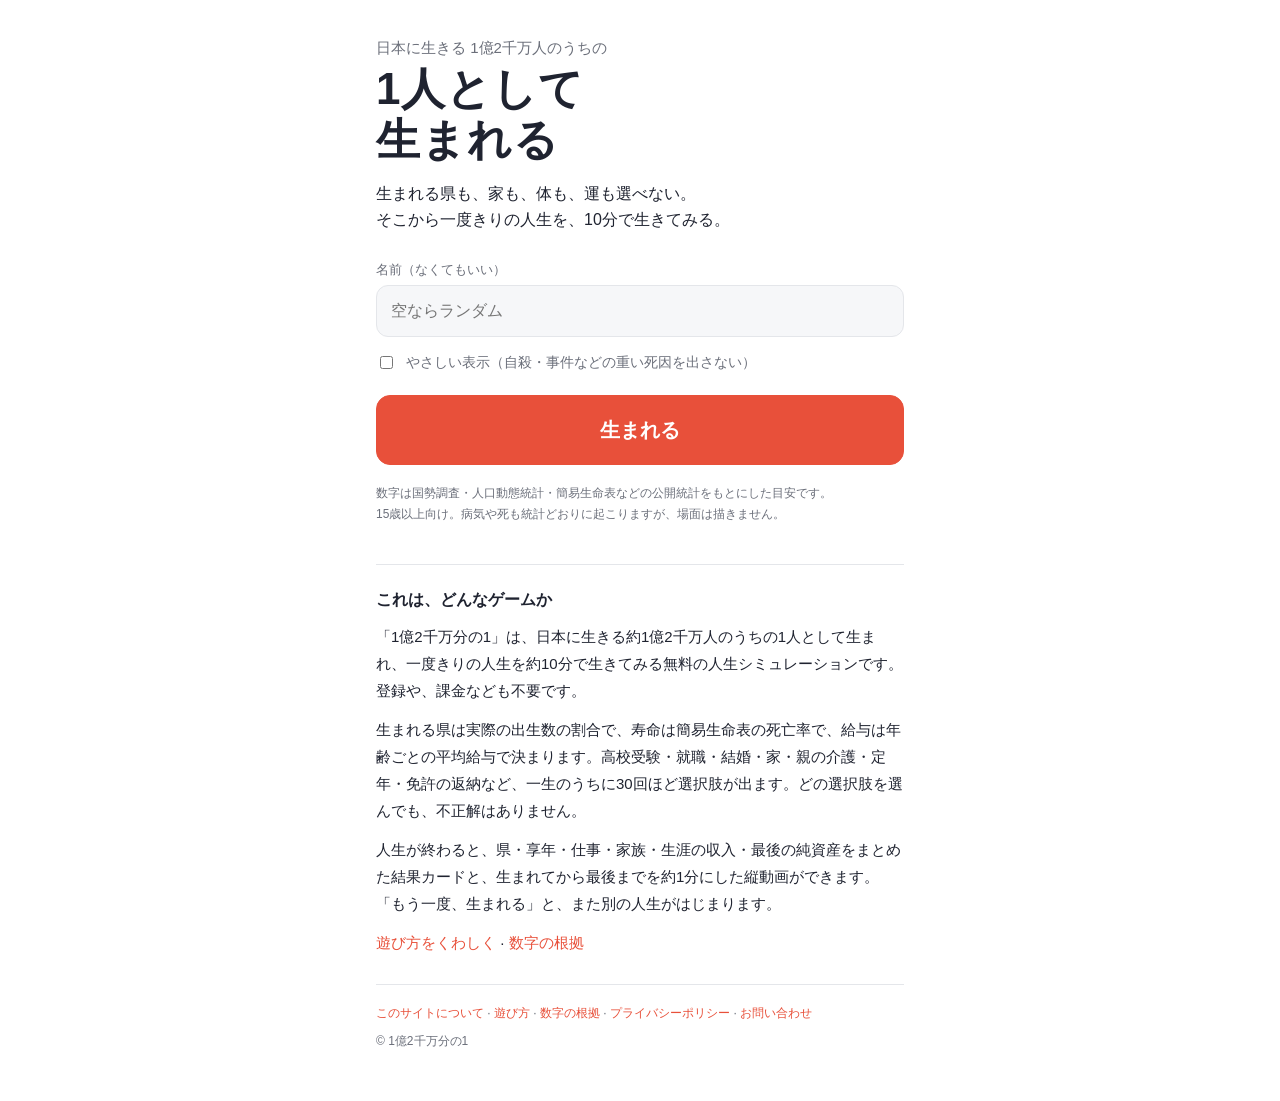
<file: index.html>
<!doctype html>
<html lang="ja">
<head>
<meta charset="utf-8">
<meta name="viewport" content="width=device-width, initial-scale=1, viewport-fit=cover">
<title>1億2千万分の1 ― 日本のどこかに生まれて、一度きりの人生を</title>
<meta name="description" content="日本のどこかにランダムに生まれて、一度きりの人生を10分で生きる無料の人生シミュレーション。都道府県・寿命・仕事・家族は公開統計をもとに決まります。">
<meta property="og:title" content="1億2千万分の1 ― 日本版 人生シミュレーション">
<meta property="og:description" content="日本のどこかにランダムに生まれて、一度きりの人生を10分で生きる。">
<meta property="og:type" content="website">
<meta property="og:url" content="https://1in120m.github.io/">
<meta property="og:image" content="https://1in120m.github.io/og.png">
<meta property="og:image:width" content="1200">
<meta property="og:image:height" content="630">
<meta property="og:site_name" content="1億2千万分の1">
<meta property="og:locale" content="ja_JP">
<meta name="twitter:card" content="summary_large_image">
<meta name="twitter:title" content="1億2千万分の1 ― 日本版 人生シミュレーション">
<meta name="twitter:description" content="日本のどこかにランダムに生まれて、一度きりの人生を10分で生きる。">
<meta name="twitter:image" content="https://1in120m.github.io/og.png">
<link rel="canonical" href="https://1in120m.github.io/">
<script type="application/ld+json">
{"@context":"https://schema.org","@type":"WebApplication","name":"1億2千万分の1","alternateName":"日本版 人生シミュレーション","url":"https://1in120m.github.io/","applicationCategory":"GameApplication","operatingSystem":"Any","inLanguage":"ja","isAccessibleForFree":true,"offers":{"@type":"Offer","price":"0","priceCurrency":"JPY"},"description":"日本のどこかにランダムに生まれて、一度きりの人生を10分で生きる無料の人生シミュレーション。都道府県・寿命・仕事・家族は公開統計をもとに決まります。"}
</script>
<meta name="theme-color" content="#ffffff">
<meta name="apple-mobile-web-app-capable" content="yes">
<meta name="apple-mobile-web-app-title" content="1億2千万分の1">
<link rel="icon" href="data:image/svg+xml,%3Csvg xmlns='http://www.w3.org/2000/svg' viewBox='0 0 100 100'%3E%3Ccircle cx='50' cy='50' r='40' fill='%23e8503a'/%3E%3C/svg%3E">
<link rel="stylesheet" href="style.css?v=20261113a">
<script>
// 公開時にここだけ書き換える
window.JINSEI_CONFIG = {
  siteUrl: 'https://1in120m.github.io/', // 公開URL（カードとシェア文に入る）
  adsenseClient: 'ca-pub-4398716563180788', // AdSense の発行元ID（2026-11-04 申請）
  adsenseSlot: '',
  yado: {                      // 結果画面の出口：宿くらべ（ホテル比較サイト）
    base: 'https://yamagishi0046-web.github.io/yado-kurabe/',
    note: '毎日の料金を記録している宿の比較サイトです。',
  },
};
</script>
<script async src="https://pagead2.googlesyndication.com/pagead/js/adsbygoogle.js?client=ca-pub-4398716563180788" crossorigin="anonymous"></script>
</head>
<body>

<!-- タイトル -->
<section id="screen-title" class="screen active">
  <div class="title-wrap">
    <p class="title-eyebrow">日本に生きる 1億2千万人のうちの</p>
    <h1 class="title-main">1人として<br>生まれる</h1>
    <p class="title-lead">生まれる県も、家も、体も、運も選べない。<br>そこから一度きりの人生を、10分で生きてみる。</p>

    <label class="field">
      <span>名前（なくてもいい）</span>
      <input id="in-name" type="text" maxlength="12" placeholder="空ならランダム" autocomplete="off">
    </label>

    <label class="toggle">
      <input id="in-gentle" type="checkbox">
      <span>やさしい表示（自殺・事件などの重い死因を出さない）</span>
    </label>

    <button id="btn-birth" class="btn btn-primary btn-big">生まれる</button>

    <p class="title-note">数字は国勢調査・人口動態統計・簡易生命表などの公開統計をもとにした目安です。<br>15歳以上向け。病気や死も統計どおりに起こりますが、場面は描きません。</p>

    <div id="past-lives" class="past-lives hidden">
      <h2>前世の記録</h2>
      <ul id="past-list"></ul>
    </div>

    <section class="intro">
      <h2>これは、どんなゲームか</h2>
      <p>「1億2千万分の1」は、日本に生きる約1億2千万人のうちの1人として生まれ、一度きりの人生を約10分で生きてみる無料の人生シミュレーションです。登録や、課金なども不要です。</p>
      <p>生まれる県は実際の出生数の割合で、寿命は簡易生命表の死亡率で、給与は年齢ごとの平均給与で決まります。高校受験・就職・結婚・家・親の介護・定年・免許の返納など、一生のうちに30回ほど選択肢が出ます。どの選択肢を選んでも、不正解はありません。</p>
      <p>人生が終わると、県・享年・仕事・家族・生涯の収入・最後の純資産をまとめた結果カードと、生まれてから最後までを約1分にした縦動画ができます。「もう一度、生まれる」と、また別の人生がはじまります。</p>
      <p class="intro-links"><a href="howto.html">遊び方をくわしく</a> · <a href="data.html">数字の根拠</a></p>
    </section>

    <footer class="site-foot">
      <nav><a href="about.html">このサイトについて</a> · <a href="howto.html">遊び方</a> · <a href="data.html">数字の根拠</a> · <a href="privacy.html">プライバシーポリシー</a> · <a href="contact.html">お問い合わせ</a></nav>
      <p>© 1億2千万分の1</p>
    </footer>
  </div>
</section>

<!-- 誕生 -->
<section id="screen-birth" class="screen">
  <div class="birth-wrap">
    <p class="birth-eyebrow" id="birth-year"></p>
    <h2 class="birth-pref" id="birth-pref"></h2>
    <p class="birth-line" id="birth-line1"></p>
    <p class="birth-line" id="birth-line2"></p>
    <p class="birth-line small" id="birth-line3"></p>
    <button id="btn-start" class="btn btn-primary btn-big">人生をはじめる</button>
  </div>
</section>

<!-- 人生 -->
<section id="screen-life" class="screen">
  <header class="life-head">
    <div class="life-id">
      <span id="life-name"></span>
      <span class="sep">·</span>
      <span id="life-pref"></span>
    </div>
    <div class="life-age"><span id="life-age">0</span><small>歳</small> <span class="life-year" id="life-year"></span></div>
  </header>

  <div class="stats-row">
  <div class="stats">
    <div class="stat"><span class="stat-label">健康</span><div class="bar"><i id="bar-health"></i></div><b id="val-health"></b></div>
    <div class="stat"><span class="stat-label">幸せ</span><div class="bar"><i id="bar-happy"></i></div><b id="val-happy"></b></div>
    <div class="stat"><span class="stat-label">学び</span><div class="bar"><i id="bar-learn"></i></div><b id="val-learn"></b></div>
    <div class="stat"><span class="stat-label">つながり</span><div class="bar"><i id="bar-bond"></i></div><b id="val-bond"></b></div>
    <div class="money"><span class="stat-label">貯金</span><b id="val-money"></b><span class="stat-label">投資</span><b id="val-inv"></b><span class="stat-label">純資産</span><b id="val-net"></b><span class="life-job" id="life-job"></span></div>
  </div>
  <div id="radar" class="radar-box" title="得意なこと"></div>
  </div>

  <div id="log" class="log" aria-live="polite"></div>

  <div id="decision" class="decision hidden">
    <p class="decision-age" id="decision-age"></p>
    <p class="decision-q" id="decision-q"></p>
    <div id="decision-opts" class="decision-opts"></div>
  </div>

  <footer class="controls">
    <button id="btn-pause" class="ctl" title="一時停止">⏸</button>
    <div class="speed">
      <button class="ctl spd" data-ms="3600">ゆっくり</button>
      <button class="ctl spd active" data-ms="2400">ふつう</button>
      <button class="ctl spd" data-ms="900">はやい</button>
    </div>
    <label class="auto"><input id="in-auto" type="checkbox"><span>おまかせ</span></label>
  </footer>
</section>

<!-- 結果 -->
<section id="screen-result" class="screen">
  <div class="result-wrap">
    <p class="result-eyebrow">この人生は、ここまで。</p>
    <h2 class="result-main" id="result-main"></h2>
    <p class="result-cause" id="result-cause"></p>
    <p class="result-help hidden" id="result-help"></p>

    <canvas id="card" width="1080" height="1350"></canvas>

    <div class="share">
      <button id="btn-share" class="btn btn-primary">この人生をシェア</button>
      <div class="share-row">
        <a id="share-x" class="btn btn-sub" target="_blank" rel="noopener">X に投稿</a>
        <a id="share-line" class="btn btn-sub" target="_blank" rel="noopener">LINE で送る</a>
        <button id="btn-save" class="btn btn-sub">画像を保存</button>
      </div>
    </div>

    <div id="ad-result" class="ad hidden"></div>

    <h3>人生の記録</h3>
    <div class="result-grid">
      <div class="r"><span>生きた年数</span><b id="r-age"></b></div>
      <div class="r"><span>同じ年生まれの中で</span><b id="r-pct"></b></div>
      <div class="r"><span>仕事</span><b id="r-job"></b></div>
      <div class="r"><span>家族</span><b id="r-family"></b></div>
      <div class="r"><span>生涯の収入</span><b id="r-income"></b></div>
      <div class="r"><span>最後に住んでいた所</span><b id="r-live"></b></div>
      <div class="r"><span>最後の純資産</span><b id="r-net"></b></div>
      <div class="r"><span>いちばん多かった純資産</span><b id="r-peak"></b></div>
      <div class="r"><span>投資（元本 → 損益）</span><b id="r-inv"></b></div>
      <div class="r"><span>相続</span><b id="r-inherit"></b></div>
    </div>

    <h3>この人生のショートムービー</h3>
    <p class="movie-note">生まれてから最後までを、BGMつきの縦動画（約1分）にします。「動画として保存」はスマホならそのまま TikTok や Instagram に出せます。</p>
    <div class="share-row two">
      <button id="btn-movie-play" class="btn btn-primary">ムービーを見る</button>
      <button id="btn-movie-save" class="btn btn-sub">動画として保存</button>
    </div>
    <div id="movie" class="movie hidden">
      <canvas id="movie-canvas" width="720" height="1280"></canvas>
      <p id="movie-status" class="movie-status"></p>
      <button id="btn-movie-close" class="btn btn-sub">閉じる</button>
    </div>

    <h3>得意なこと・好きなこと</h3>
    <div class="radar-wrap">
      <div id="radar-result"></div>
      <div class="radar-text"><p id="r-traits"></p><p id="r-likes"></p></div>
    </div>

    <h3>人生地図（1マス＝1年、1行＝20年）</h3>
    <div id="lifemap" class="lifemap"></div>
    <p class="lifemap-legend">色は幸せの高さ。薄い＝つらい年、濃い＝いい年。</p>

    <h3>この人生で起きたこと</h3>
    <div id="result-log" class="result-log"></div>

    <div class="exit">
      <p class="exit-note" id="exit-note"></p>
      <a id="exit-link" class="btn btn-sub" target="_blank" rel="noopener"></a>
    </div>

    <button id="btn-again" class="btn btn-primary btn-big">もう一度、生まれる</button>
  </div>
</section>

<script src="data.js?v=20261113a"></script>
<script src="movie.js?v=20261113a"></script>
<script src="game.js?v=20261113a"></script>
</body>
</html>
</file>
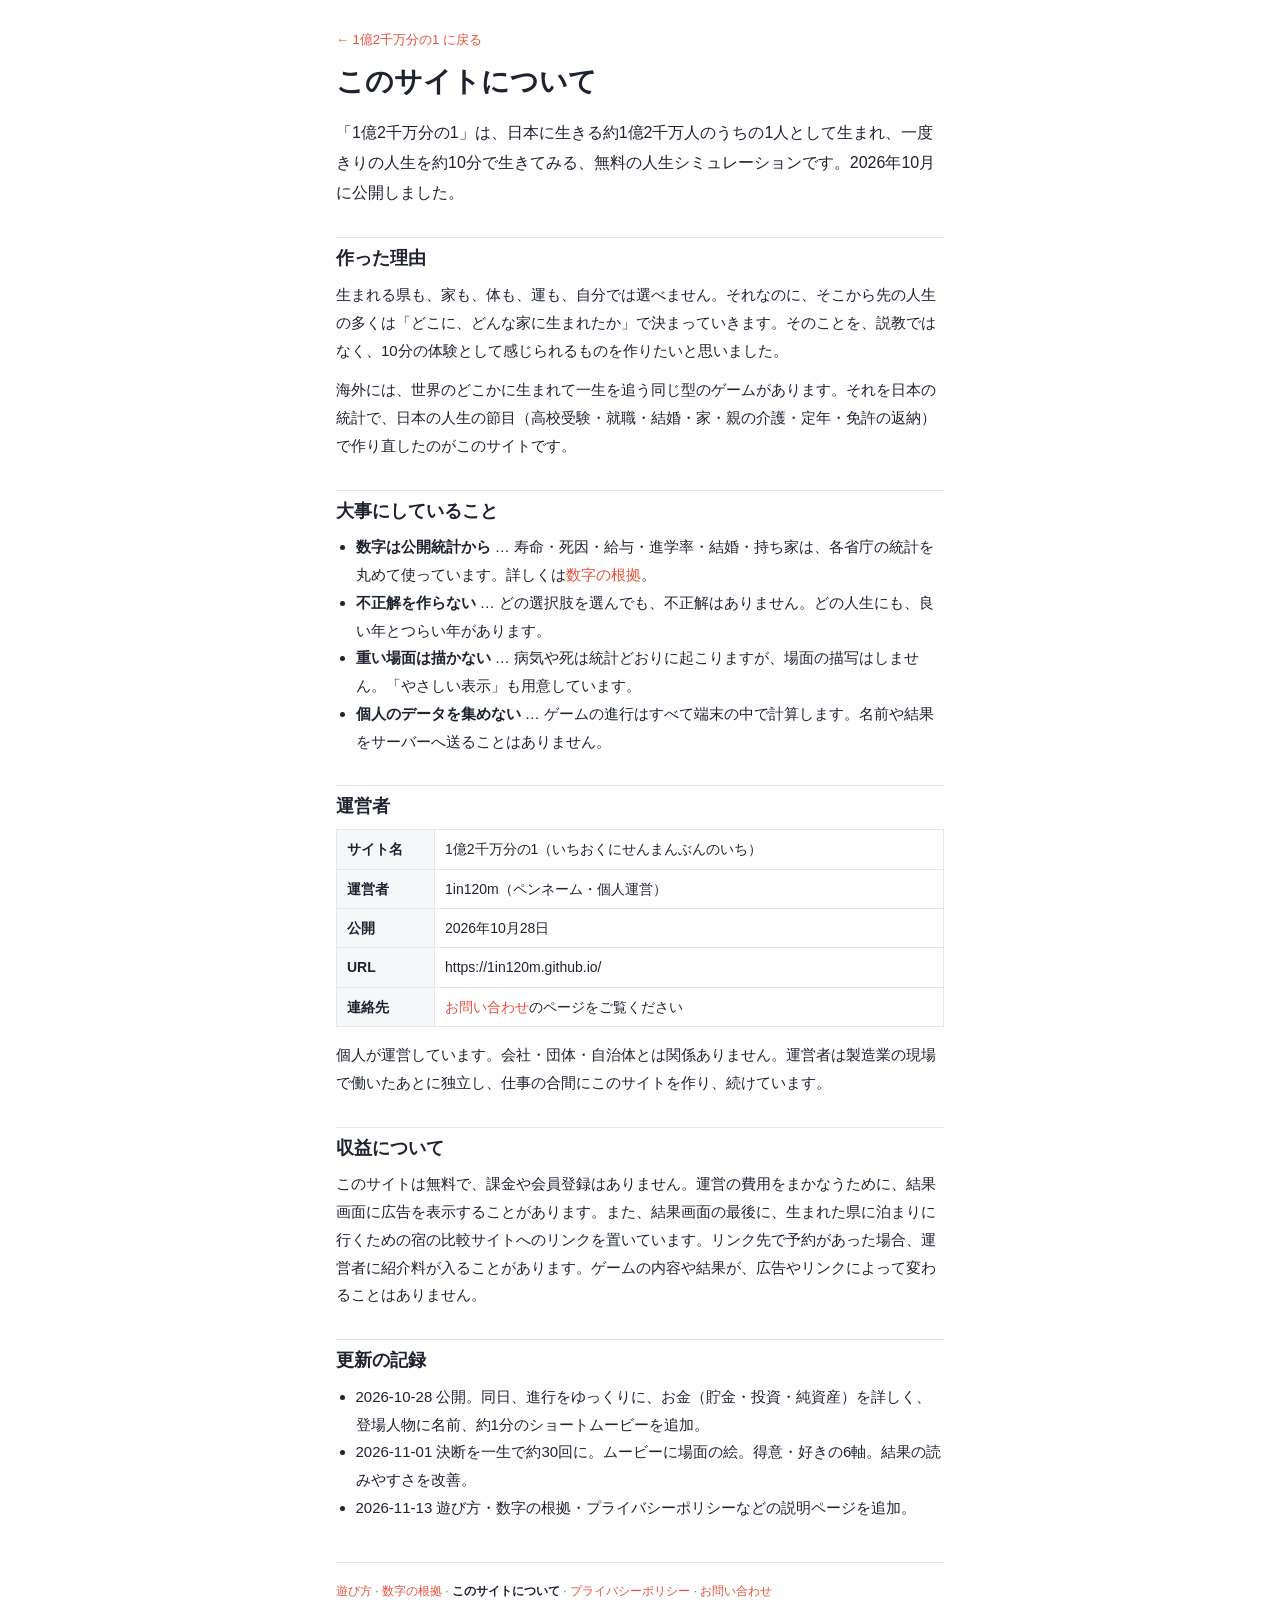
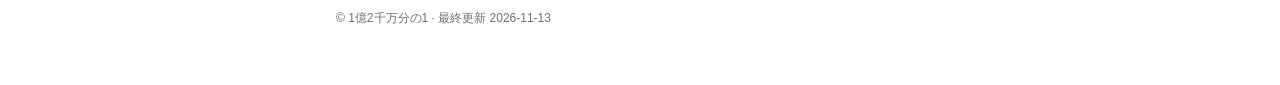
<file: about.html>
<!doctype html>
<html lang="ja">
<head>
<meta charset="utf-8">
<meta name="viewport" content="width=device-width, initial-scale=1, viewport-fit=cover">
<title>このサイトについて ― 1億2千万分の1</title>
<meta name="description" content="「1億2千万分の1」を作った理由と運営者について。日本のどこかに生まれて一度きりの人生を10分で生きる、無料の人生シミュレーション。">
<link rel="canonical" href="https://1in120m.github.io/about.html">
<meta property="og:title" content="このサイトについて ― 1億2千万分の1">
<meta property="og:description" content="「1億2千万分の1」を作った理由と運営者について。日本のどこかに生まれて一度きりの人生を10分で生きる、無料の人生シミュレーション。">
<meta property="og:type" content="article">
<meta property="og:url" content="https://1in120m.github.io/about.html">
<meta property="og:image" content="https://1in120m.github.io/og.png">
<meta property="og:site_name" content="1億2千万分の1">
<meta property="og:locale" content="ja_JP">
<meta name="twitter:card" content="summary_large_image">
<meta name="theme-color" content="#ffffff">
<link rel="icon" href="data:image/svg+xml,%3Csvg xmlns='http://www.w3.org/2000/svg' viewBox='0 0 100 100'%3E%3Ccircle cx='50' cy='50' r='40' fill='%23e8503a'/%3E%3C/svg%3E">
<link rel="stylesheet" href="style.css?v=20261113a">
<script async src="https://pagead2.googlesyndication.com/pagead/js/adsbygoogle.js?client=ca-pub-4398716563180788" crossorigin="anonymous"></script>
</head>
<body class="doc-body">
<main class="doc">
  <p class="doc-home"><a href="./">← 1億2千万分の1 に戻る</a></p>
  <h1>このサイトについて</h1>

  <p class="lead">「1億2千万分の1」は、日本に生きる約1億2千万人のうちの1人として生まれ、一度きりの人生を約10分で生きてみる、無料の人生シミュレーションです。2026年10月に公開しました。</p>

  <h2>作った理由</h2>
  <p>生まれる県も、家も、体も、運も、自分では選べません。それなのに、そこから先の人生の多くは「どこに、どんな家に生まれたか」で決まっていきます。そのことを、説教ではなく、10分の体験として感じられるものを作りたいと思いました。</p>
  <p>海外には、世界のどこかに生まれて一生を追う同じ型のゲームがあります。それを日本の統計で、日本の人生の節目（高校受験・就職・結婚・家・親の介護・定年・免許の返納）で作り直したのがこのサイトです。</p>

  <h2>大事にしていること</h2>
  <ul>
    <li><b>数字は公開統計から</b> … 寿命・死因・給与・進学率・結婚・持ち家は、各省庁の統計を丸めて使っています。詳しくは<a href="data.html">数字の根拠</a>。</li>
    <li><b>不正解を作らない</b> … どの選択肢を選んでも、不正解はありません。どの人生にも、良い年とつらい年があります。</li>
    <li><b>重い場面は描かない</b> … 病気や死は統計どおりに起こりますが、場面の描写はしません。「やさしい表示」も用意しています。</li>
    <li><b>個人のデータを集めない</b> … ゲームの進行はすべて端末の中で計算します。名前や結果をサーバーへ送ることはありません。</li>
  </ul>

  <h2>運営者</h2>
  <table class="doc-table">
    <tbody>
      <tr><th>サイト名</th><td>1億2千万分の1（いちおくにせんまんぶんのいち）</td></tr>
      <tr><th>運営者</th><td>1in120m（ペンネーム・個人運営）</td></tr>
      <tr><th>公開</th><td>2026年10月28日</td></tr>
      <tr><th>URL</th><td>https://1in120m.github.io/</td></tr>
      <tr><th>連絡先</th><td><a href="contact.html">お問い合わせ</a>のページをご覧ください</td></tr>
    </tbody>
  </table>
  <p>個人が運営しています。会社・団体・自治体とは関係ありません。運営者は製造業の現場で働いたあとに独立し、仕事の合間にこのサイトを作り、続けています。</p>

  <h2>収益について</h2>
  <p>このサイトは無料で、課金や会員登録はありません。運営の費用をまかなうために、結果画面に広告を表示することがあります。また、結果画面の最後に、生まれた県に泊まりに行くための宿の比較サイトへのリンクを置いています。リンク先で予約があった場合、運営者に紹介料が入ることがあります。ゲームの内容や結果が、広告やリンクによって変わることはありません。</p>

  <h2>更新の記録</h2>
  <ul>
    <li>2026-10-28 公開。同日、進行をゆっくりに、お金（貯金・投資・純資産）を詳しく、登場人物に名前、約1分のショートムービーを追加。</li>
    <li>2026-11-01 決断を一生で約30回に。ムービーに場面の絵。得意・好きの6軸。結果の読みやすさを改善。</li>
    <li>2026-11-13 遊び方・数字の根拠・プライバシーポリシーなどの説明ページを追加。</li>
  </ul>

  <footer class="doc-foot">
    <nav class="doc-nav"><a href="howto.html">遊び方</a> · <a href="data.html">数字の根拠</a> · <b>このサイトについて</b> · <a href="privacy.html">プライバシーポリシー</a> · <a href="contact.html">お問い合わせ</a></nav>
    <p>© 1億2千万分の1 · 最終更新 2026-11-13</p>
  </footer>
</main>
</body>
</html>
</file>
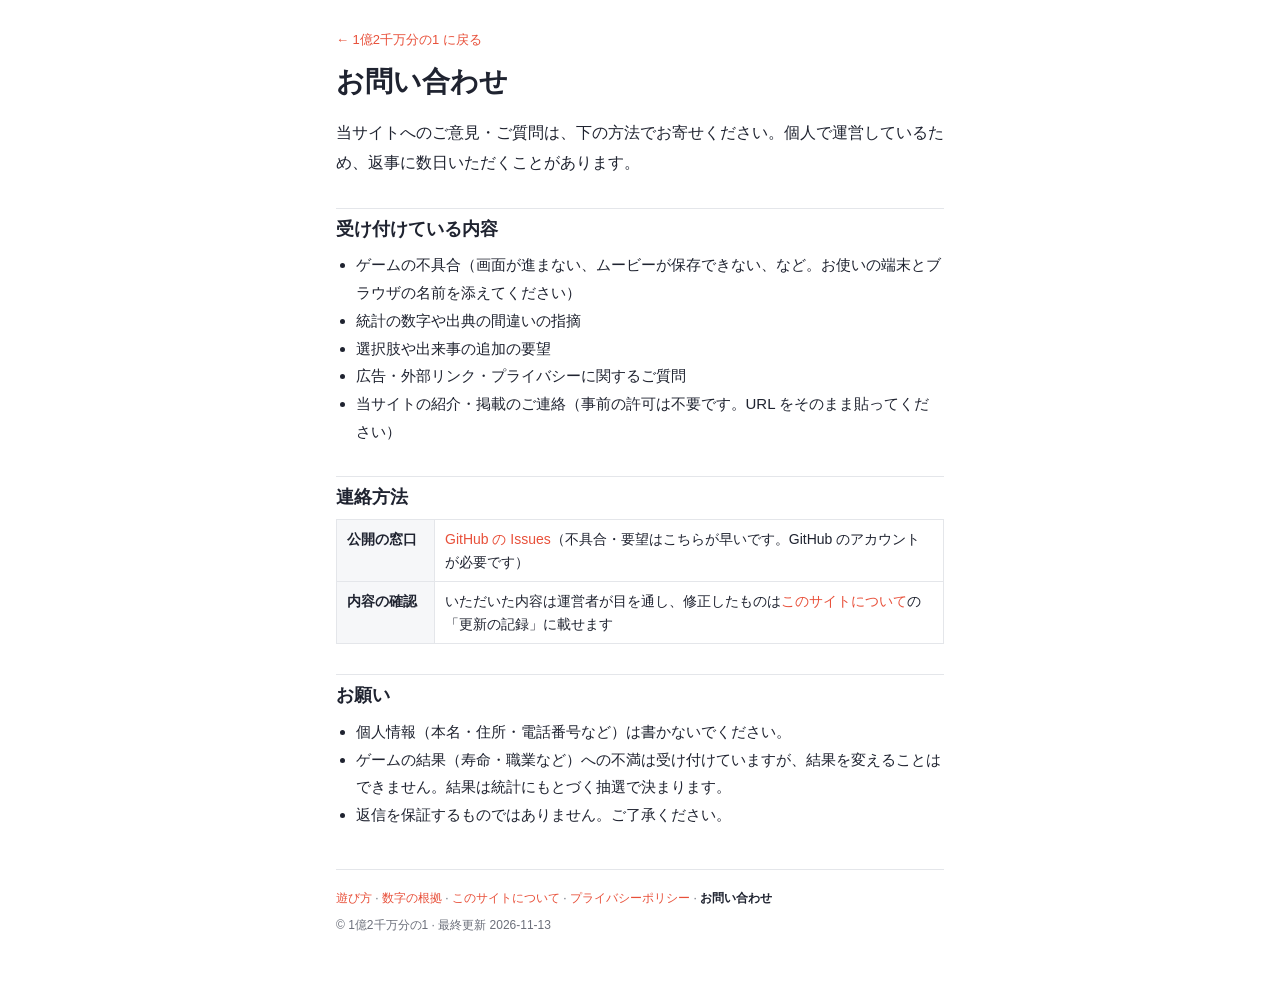
<file: contact.html>
<!doctype html>
<html lang="ja">
<head>
<meta charset="utf-8">
<meta name="viewport" content="width=device-width, initial-scale=1, viewport-fit=cover">
<title>お問い合わせ ― 1億2千万分の1</title>
<meta name="description" content="「1億2千万分の1」へのご意見・不具合の報告・数字の間違いの指摘・広告やリンクに関するお問い合わせの方法。">
<link rel="canonical" href="https://1in120m.github.io/contact.html">
<meta property="og:title" content="お問い合わせ ― 1億2千万分の1">
<meta property="og:description" content="「1億2千万分の1」へのご意見・不具合の報告・数字の間違いの指摘・広告やリンクに関するお問い合わせの方法。">
<meta property="og:type" content="article">
<meta property="og:url" content="https://1in120m.github.io/contact.html">
<meta property="og:image" content="https://1in120m.github.io/og.png">
<meta property="og:site_name" content="1億2千万分の1">
<meta property="og:locale" content="ja_JP">
<meta name="twitter:card" content="summary_large_image">
<meta name="theme-color" content="#ffffff">
<link rel="icon" href="data:image/svg+xml,%3Csvg xmlns='http://www.w3.org/2000/svg' viewBox='0 0 100 100'%3E%3Ccircle cx='50' cy='50' r='40' fill='%23e8503a'/%3E%3C/svg%3E">
<link rel="stylesheet" href="style.css?v=20261113a">
<script async src="https://pagead2.googlesyndication.com/pagead/js/adsbygoogle.js?client=ca-pub-4398716563180788" crossorigin="anonymous"></script>
</head>
<body class="doc-body">
<main class="doc">
  <p class="doc-home"><a href="./">← 1億2千万分の1 に戻る</a></p>
  <h1>お問い合わせ</h1>

  <p class="lead">当サイトへのご意見・ご質問は、下の方法でお寄せください。個人で運営しているため、返事に数日いただくことがあります。</p>

  <h2>受け付けている内容</h2>
  <ul>
    <li>ゲームの不具合（画面が進まない、ムービーが保存できない、など。お使いの端末とブラウザの名前を添えてください）</li>
    <li>統計の数字や出典の間違いの指摘</li>
    <li>選択肢や出来事の追加の要望</li>
    <li>広告・外部リンク・プライバシーに関するご質問</li>
    <li>当サイトの紹介・掲載のご連絡（事前の許可は不要です。URL をそのまま貼ってください）</li>
  </ul>

  <h2>連絡方法</h2>
  <table class="doc-table">
    <tbody>
      <tr><th>公開の窓口</th><td><a href="https://github.com/1in120m/1in120m.github.io/issues" target="_blank" rel="noopener">GitHub の Issues</a>（不具合・要望はこちらが早いです。GitHub のアカウントが必要です）</td></tr>
      <tr><th>内容の確認</th><td>いただいた内容は運営者が目を通し、修正したものは<a href="about.html">このサイトについて</a>の「更新の記録」に載せます</td></tr>
    </tbody>
  </table>

  <h2>お願い</h2>
  <ul>
    <li>個人情報（本名・住所・電話番号など）は書かないでください。</li>
    <li>ゲームの結果（寿命・職業など）への不満は受け付けていますが、結果を変えることはできません。結果は統計にもとづく抽選で決まります。</li>
    <li>返信を保証するものではありません。ご了承ください。</li>
  </ul>

  <footer class="doc-foot">
    <nav class="doc-nav"><a href="howto.html">遊び方</a> · <a href="data.html">数字の根拠</a> · <a href="about.html">このサイトについて</a> · <a href="privacy.html">プライバシーポリシー</a> · <b>お問い合わせ</b></nav>
    <p>© 1億2千万分の1 · 最終更新 2026-11-13</p>
  </footer>
</main>
</body>
</html>
</file>
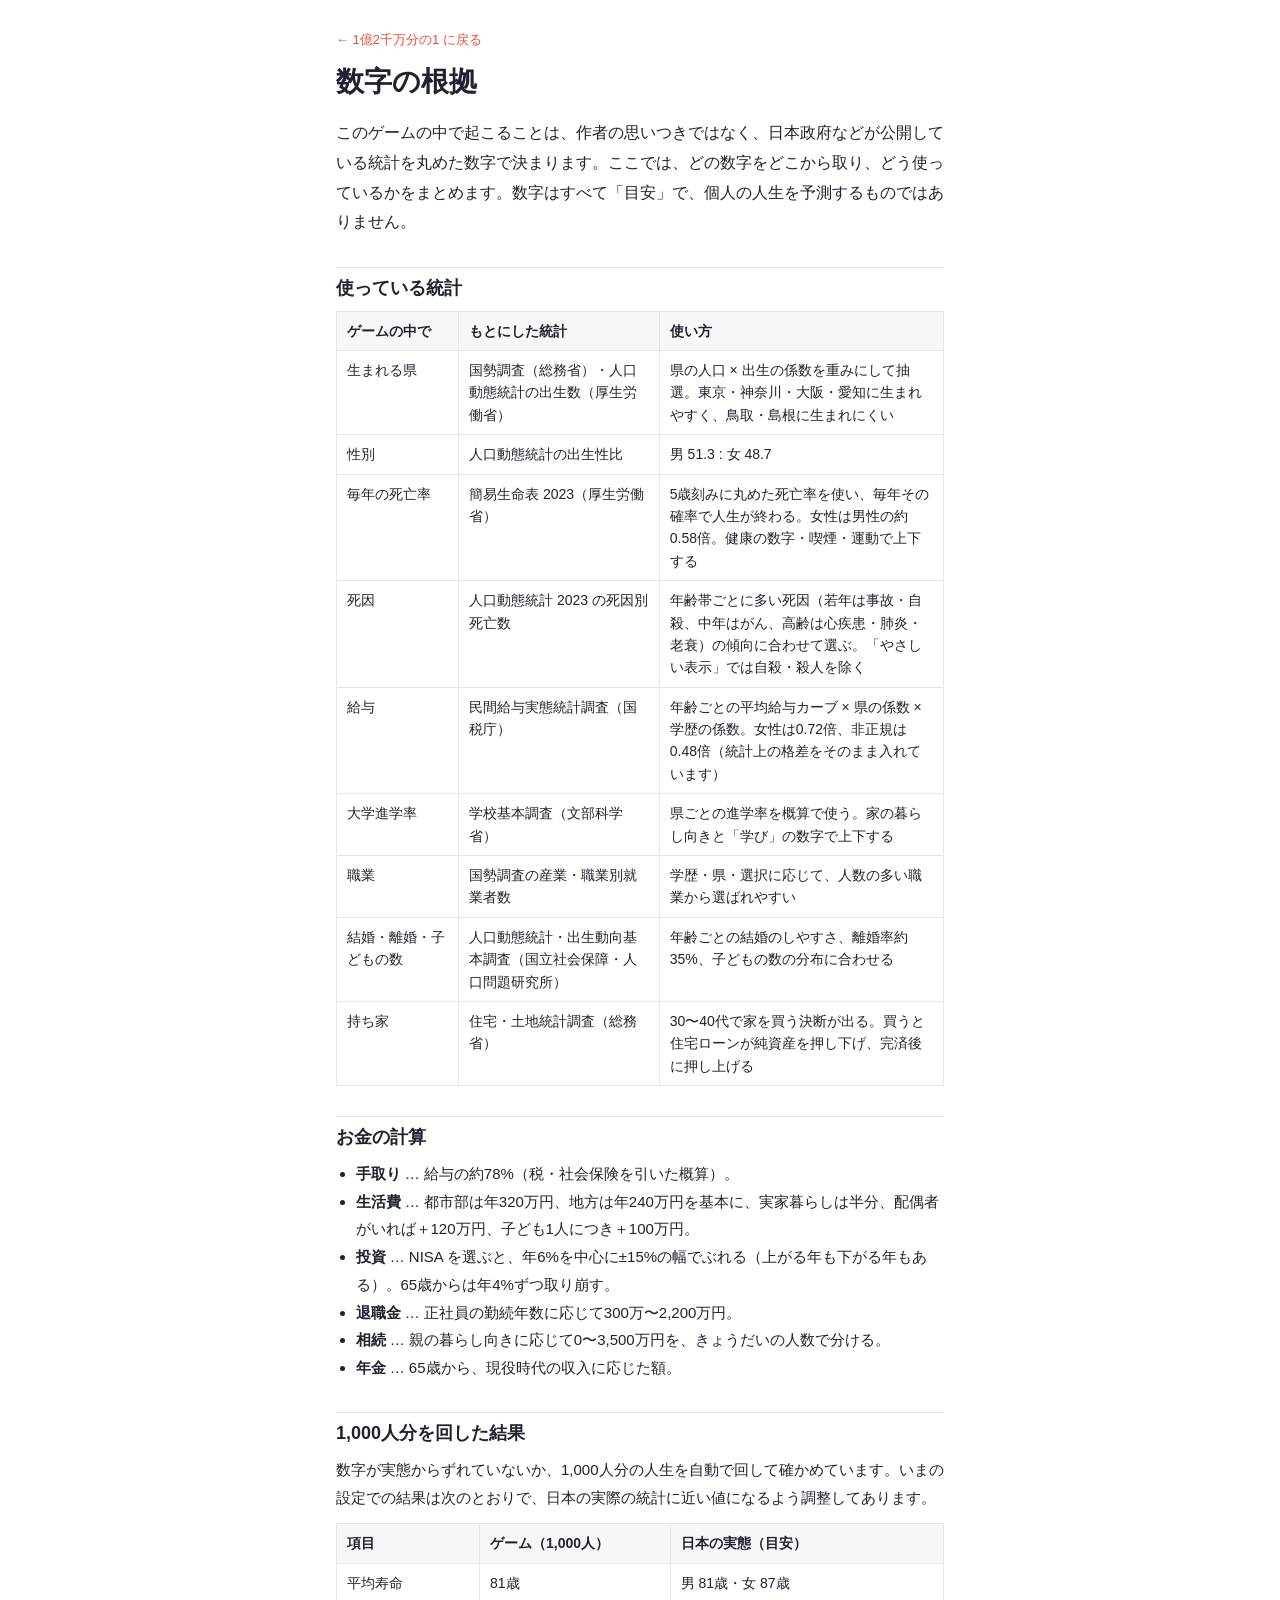
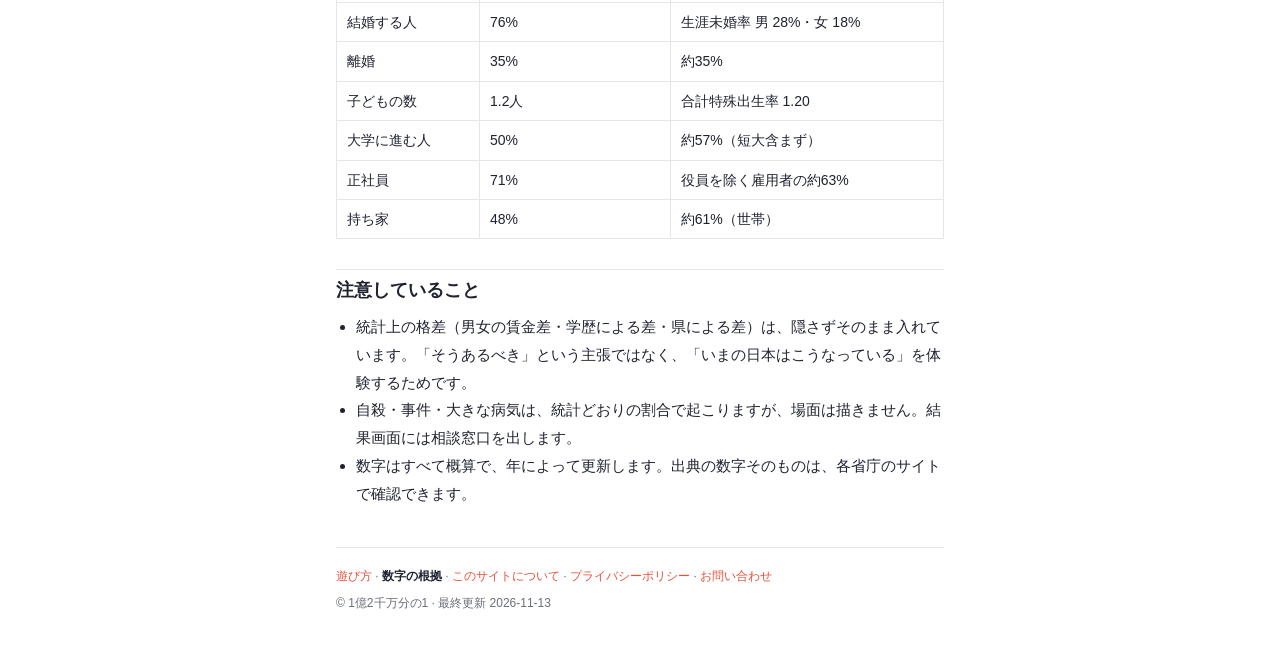
<file: data.html>
<!doctype html>
<html lang="ja">
<head>
<meta charset="utf-8">
<meta name="viewport" content="width=device-width, initial-scale=1, viewport-fit=cover">
<title>数字の根拠 ― 1億2千万分の1</title>
<meta name="description" content="「1億2千万分の1」で使っている統計の出典と計算のしかた。都道府県の出生の重み、死亡率、死因、給与、進学率、生活費、投資、退職金、相続の決め方。">
<link rel="canonical" href="https://1in120m.github.io/data.html">
<meta property="og:title" content="数字の根拠 ― 1億2千万分の1">
<meta property="og:description" content="「1億2千万分の1」で使っている統計の出典と計算のしかた。都道府県の出生の重み、死亡率、死因、給与、進学率、生活費、投資、退職金、相続の決め方。">
<meta property="og:type" content="article">
<meta property="og:url" content="https://1in120m.github.io/data.html">
<meta property="og:image" content="https://1in120m.github.io/og.png">
<meta property="og:site_name" content="1億2千万分の1">
<meta property="og:locale" content="ja_JP">
<meta name="twitter:card" content="summary_large_image">
<meta name="theme-color" content="#ffffff">
<link rel="icon" href="data:image/svg+xml,%3Csvg xmlns='http://www.w3.org/2000/svg' viewBox='0 0 100 100'%3E%3Ccircle cx='50' cy='50' r='40' fill='%23e8503a'/%3E%3C/svg%3E">
<link rel="stylesheet" href="style.css?v=20261113a">
<script async src="https://pagead2.googlesyndication.com/pagead/js/adsbygoogle.js?client=ca-pub-4398716563180788" crossorigin="anonymous"></script>
</head>
<body class="doc-body">
<main class="doc">
  <p class="doc-home"><a href="./">← 1億2千万分の1 に戻る</a></p>
  <h1>数字の根拠</h1>

  <p class="lead">このゲームの中で起こることは、作者の思いつきではなく、日本政府などが公開している統計を丸めた数字で決まります。ここでは、どの数字をどこから取り、どう使っているかをまとめます。数字はすべて「目安」で、個人の人生を予測するものではありません。</p>

  <h2>使っている統計</h2>
  <table class="doc-table">
    <thead><tr><th>ゲームの中で</th><th>もとにした統計</th><th>使い方</th></tr></thead>
    <tbody>
      <tr><td>生まれる県</td><td>国勢調査（総務省）・人口動態統計の出生数（厚生労働省）</td><td>県の人口 × 出生の係数を重みにして抽選。東京・神奈川・大阪・愛知に生まれやすく、鳥取・島根に生まれにくい</td></tr>
      <tr><td>性別</td><td>人口動態統計の出生性比</td><td>男 51.3 : 女 48.7</td></tr>
      <tr><td>毎年の死亡率</td><td>簡易生命表 2023（厚生労働省）</td><td>5歳刻みに丸めた死亡率を使い、毎年その確率で人生が終わる。女性は男性の約0.58倍。健康の数字・喫煙・運動で上下する</td></tr>
      <tr><td>死因</td><td>人口動態統計 2023 の死因別死亡数</td><td>年齢帯ごとに多い死因（若年は事故・自殺、中年はがん、高齢は心疾患・肺炎・老衰）の傾向に合わせて選ぶ。「やさしい表示」では自殺・殺人を除く</td></tr>
      <tr><td>給与</td><td>民間給与実態統計調査（国税庁）</td><td>年齢ごとの平均給与カーブ × 県の係数 × 学歴の係数。女性は0.72倍、非正規は0.48倍（統計上の格差をそのまま入れています）</td></tr>
      <tr><td>大学進学率</td><td>学校基本調査（文部科学省）</td><td>県ごとの進学率を概算で使う。家の暮らし向きと「学び」の数字で上下する</td></tr>
      <tr><td>職業</td><td>国勢調査の産業・職業別就業者数</td><td>学歴・県・選択に応じて、人数の多い職業から選ばれやすい</td></tr>
      <tr><td>結婚・離婚・子どもの数</td><td>人口動態統計・出生動向基本調査（国立社会保障・人口問題研究所）</td><td>年齢ごとの結婚のしやすさ、離婚率約35%、子どもの数の分布に合わせる</td></tr>
      <tr><td>持ち家</td><td>住宅・土地統計調査（総務省）</td><td>30〜40代で家を買う決断が出る。買うと住宅ローンが純資産を押し下げ、完済後に押し上げる</td></tr>
    </tbody>
  </table>

  <h2>お金の計算</h2>
  <ul>
    <li><b>手取り</b> … 給与の約78%（税・社会保険を引いた概算）。</li>
    <li><b>生活費</b> … 都市部は年320万円、地方は年240万円を基本に、実家暮らしは半分、配偶者がいれば＋120万円、子ども1人につき＋100万円。</li>
    <li><b>投資</b> … NISA を選ぶと、年6%を中心に±15%の幅でぶれる（上がる年も下がる年もある）。65歳からは年4%ずつ取り崩す。</li>
    <li><b>退職金</b> … 正社員の勤続年数に応じて300万〜2,200万円。</li>
    <li><b>相続</b> … 親の暮らし向きに応じて0〜3,500万円を、きょうだいの人数で分ける。</li>
    <li><b>年金</b> … 65歳から、現役時代の収入に応じた額。</li>
  </ul>

  <h2>1,000人分を回した結果</h2>
  <p>数字が実態からずれていないか、1,000人分の人生を自動で回して確かめています。いまの設定での結果は次のとおりで、日本の実際の統計に近い値になるよう調整してあります。</p>
  <table class="doc-table">
    <thead><tr><th>項目</th><th>ゲーム（1,000人）</th><th>日本の実態（目安）</th></tr></thead>
    <tbody>
      <tr><td>平均寿命</td><td>81歳</td><td>男 81歳・女 87歳</td></tr>
      <tr><td>結婚する人</td><td>76%</td><td>生涯未婚率 男 28%・女 18%</td></tr>
      <tr><td>離婚</td><td>35%</td><td>約35%</td></tr>
      <tr><td>子どもの数</td><td>1.2人</td><td>合計特殊出生率 1.20</td></tr>
      <tr><td>大学に進む人</td><td>50%</td><td>約57%（短大含まず）</td></tr>
      <tr><td>正社員</td><td>71%</td><td>役員を除く雇用者の約63%</td></tr>
      <tr><td>持ち家</td><td>48%</td><td>約61%（世帯）</td></tr>
    </tbody>
  </table>

  <h2>注意していること</h2>
  <ul>
    <li>統計上の格差（男女の賃金差・学歴による差・県による差）は、隠さずそのまま入れています。「そうあるべき」という主張ではなく、「いまの日本はこうなっている」を体験するためです。</li>
    <li>自殺・事件・大きな病気は、統計どおりの割合で起こりますが、場面は描きません。結果画面には相談窓口を出します。</li>
    <li>数字はすべて概算で、年によって更新します。出典の数字そのものは、各省庁のサイトで確認できます。</li>
  </ul>

  <footer class="doc-foot">
    <nav class="doc-nav"><a href="howto.html">遊び方</a> · <b>数字の根拠</b> · <a href="about.html">このサイトについて</a> · <a href="privacy.html">プライバシーポリシー</a> · <a href="contact.html">お問い合わせ</a></nav>
    <p>© 1億2千万分の1 · 最終更新 2026-11-13</p>
  </footer>
</main>
</body>
</html>
</file>
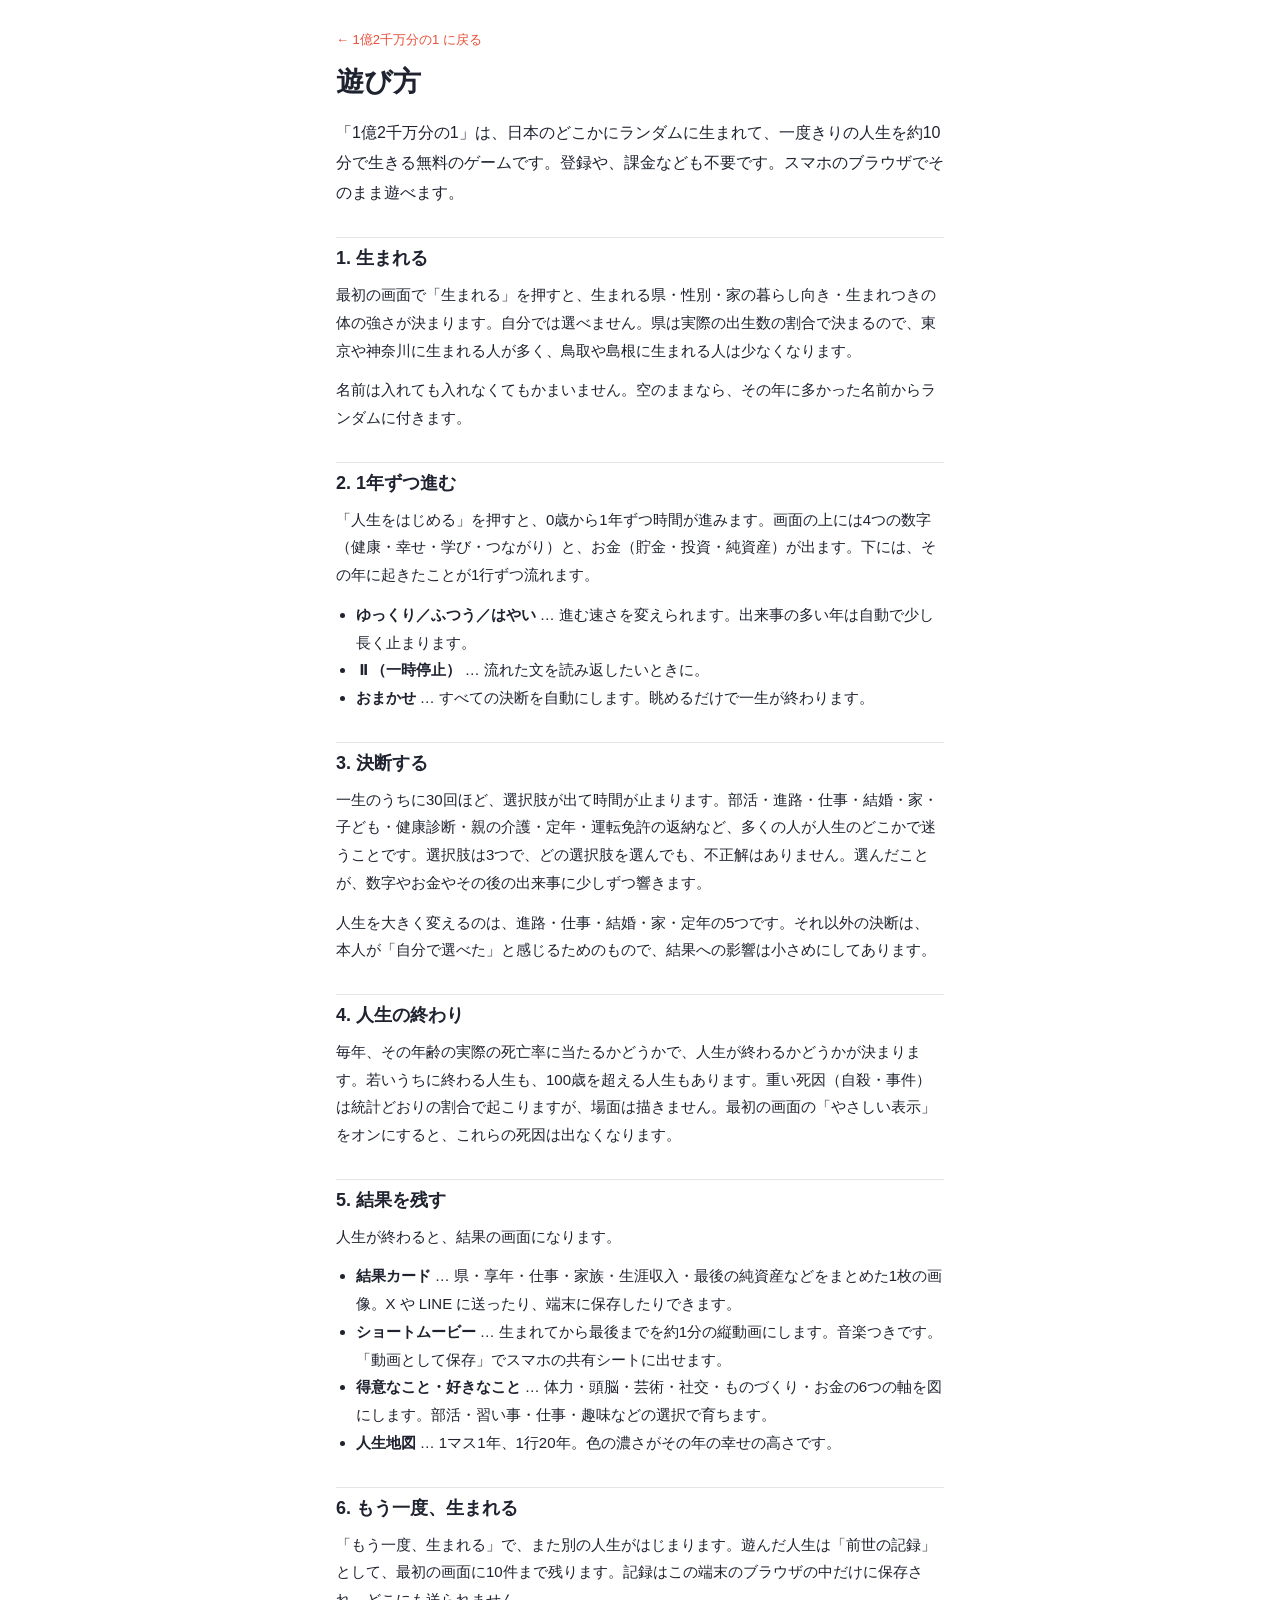
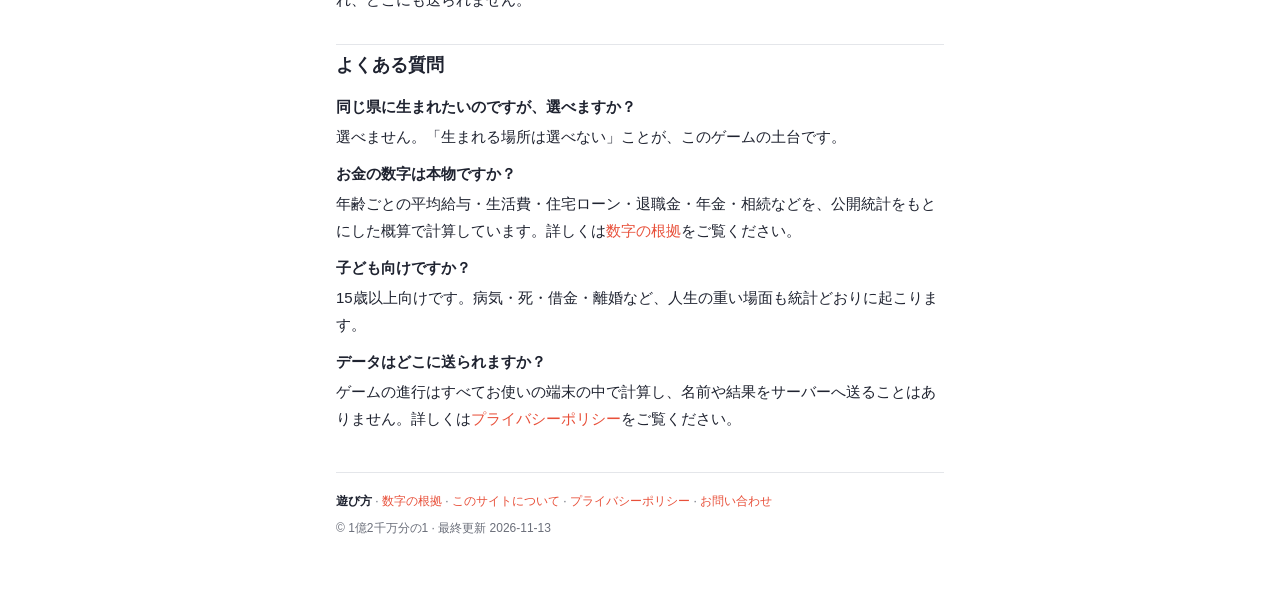
<file: howto.html>
<!doctype html>
<html lang="ja">
<head>
<meta charset="utf-8">
<meta name="viewport" content="width=device-width, initial-scale=1, viewport-fit=cover">
<title>遊び方 ― 1億2千万分の1</title>
<meta name="description" content="人生シミュレーション「1億2千万分の1」の遊び方。生まれる→1年ずつ進む→決断する→結果カードを残す、の流れと、速度・おまかせ・ムービー・前世の記録の使い方。">
<link rel="canonical" href="https://1in120m.github.io/howto.html">
<meta property="og:title" content="遊び方 ― 1億2千万分の1">
<meta property="og:description" content="人生シミュレーション「1億2千万分の1」の遊び方。生まれる→1年ずつ進む→決断する→結果カードを残す、の流れと、速度・おまかせ・ムービー・前世の記録の使い方。">
<meta property="og:type" content="article">
<meta property="og:url" content="https://1in120m.github.io/howto.html">
<meta property="og:image" content="https://1in120m.github.io/og.png">
<meta property="og:site_name" content="1億2千万分の1">
<meta property="og:locale" content="ja_JP">
<meta name="twitter:card" content="summary_large_image">
<meta name="theme-color" content="#ffffff">
<link rel="icon" href="data:image/svg+xml,%3Csvg xmlns='http://www.w3.org/2000/svg' viewBox='0 0 100 100'%3E%3Ccircle cx='50' cy='50' r='40' fill='%23e8503a'/%3E%3C/svg%3E">
<link rel="stylesheet" href="style.css?v=20261113a">
<script async src="https://pagead2.googlesyndication.com/pagead/js/adsbygoogle.js?client=ca-pub-4398716563180788" crossorigin="anonymous"></script>
</head>
<body class="doc-body">
<main class="doc">
  <p class="doc-home"><a href="./">← 1億2千万分の1 に戻る</a></p>
  <h1>遊び方</h1>

  <p class="lead">「1億2千万分の1」は、日本のどこかにランダムに生まれて、一度きりの人生を約10分で生きる無料のゲームです。登録や、課金なども不要です。スマホのブラウザでそのまま遊べます。</p>

  <h2>1. 生まれる</h2>
  <p>最初の画面で「生まれる」を押すと、生まれる県・性別・家の暮らし向き・生まれつきの体の強さが決まります。自分では選べません。県は実際の出生数の割合で決まるので、東京や神奈川に生まれる人が多く、鳥取や島根に生まれる人は少なくなります。</p>
  <p>名前は入れても入れなくてもかまいません。空のままなら、その年に多かった名前からランダムに付きます。</p>

  <h2>2. 1年ずつ進む</h2>
  <p>「人生をはじめる」を押すと、0歳から1年ずつ時間が進みます。画面の上には4つの数字（健康・幸せ・学び・つながり）と、お金（貯金・投資・純資産）が出ます。下には、その年に起きたことが1行ずつ流れます。</p>
  <ul>
    <li><b>ゆっくり／ふつう／はやい</b> … 進む速さを変えられます。出来事の多い年は自動で少し長く止まります。</li>
    <li><b>⏸（一時停止）</b> … 流れた文を読み返したいときに。</li>
    <li><b>おまかせ</b> … すべての決断を自動にします。眺めるだけで一生が終わります。</li>
  </ul>

  <h2>3. 決断する</h2>
  <p>一生のうちに30回ほど、選択肢が出て時間が止まります。部活・進路・仕事・結婚・家・子ども・健康診断・親の介護・定年・運転免許の返納など、多くの人が人生のどこかで迷うことです。選択肢は3つで、どの選択肢を選んでも、不正解はありません。選んだことが、数字やお金やその後の出来事に少しずつ響きます。</p>
  <p>人生を大きく変えるのは、進路・仕事・結婚・家・定年の5つです。それ以外の決断は、本人が「自分で選べた」と感じるためのもので、結果への影響は小さめにしてあります。</p>

  <h2>4. 人生の終わり</h2>
  <p>毎年、その年齢の実際の死亡率に当たるかどうかで、人生が終わるかどうかが決まります。若いうちに終わる人生も、100歳を超える人生もあります。重い死因（自殺・事件）は統計どおりの割合で起こりますが、場面は描きません。最初の画面の「やさしい表示」をオンにすると、これらの死因は出なくなります。</p>

  <h2>5. 結果を残す</h2>
  <p>人生が終わると、結果の画面になります。</p>
  <ul>
    <li><b>結果カード</b> … 県・享年・仕事・家族・生涯収入・最後の純資産などをまとめた1枚の画像。X や LINE に送ったり、端末に保存したりできます。</li>
    <li><b>ショートムービー</b> … 生まれてから最後までを約1分の縦動画にします。音楽つきです。「動画として保存」でスマホの共有シートに出せます。</li>
    <li><b>得意なこと・好きなこと</b> … 体力・頭脳・芸術・社交・ものづくり・お金の6つの軸を図にします。部活・習い事・仕事・趣味などの選択で育ちます。</li>
    <li><b>人生地図</b> … 1マス1年、1行20年。色の濃さがその年の幸せの高さです。</li>
  </ul>

  <h2>6. もう一度、生まれる</h2>
  <p>「もう一度、生まれる」で、また別の人生がはじまります。遊んだ人生は「前世の記録」として、最初の画面に10件まで残ります。記録はこの端末のブラウザの中だけに保存され、どこにも送られません。</p>

  <h2>よくある質問</h2>
  <dl class="faq">
    <dt>同じ県に生まれたいのですが、選べますか？</dt>
    <dd>選べません。「生まれる場所は選べない」ことが、このゲームの土台です。</dd>
    <dt>お金の数字は本物ですか？</dt>
    <dd>年齢ごとの平均給与・生活費・住宅ローン・退職金・年金・相続などを、公開統計をもとにした概算で計算しています。詳しくは<a href="data.html">数字の根拠</a>をご覧ください。</dd>
    <dt>子ども向けですか？</dt>
    <dd>15歳以上向けです。病気・死・借金・離婚など、人生の重い場面も統計どおりに起こります。</dd>
    <dt>データはどこに送られますか？</dt>
    <dd>ゲームの進行はすべてお使いの端末の中で計算し、名前や結果をサーバーへ送ることはありません。詳しくは<a href="privacy.html">プライバシーポリシー</a>をご覧ください。</dd>
  </dl>

  <footer class="doc-foot">
    <nav class="doc-nav"><b>遊び方</b> · <a href="data.html">数字の根拠</a> · <a href="about.html">このサイトについて</a> · <a href="privacy.html">プライバシーポリシー</a> · <a href="contact.html">お問い合わせ</a></nav>
    <p>© 1億2千万分の1 · 最終更新 2026-11-13</p>
  </footer>
</main>
</body>
</html>
</file>
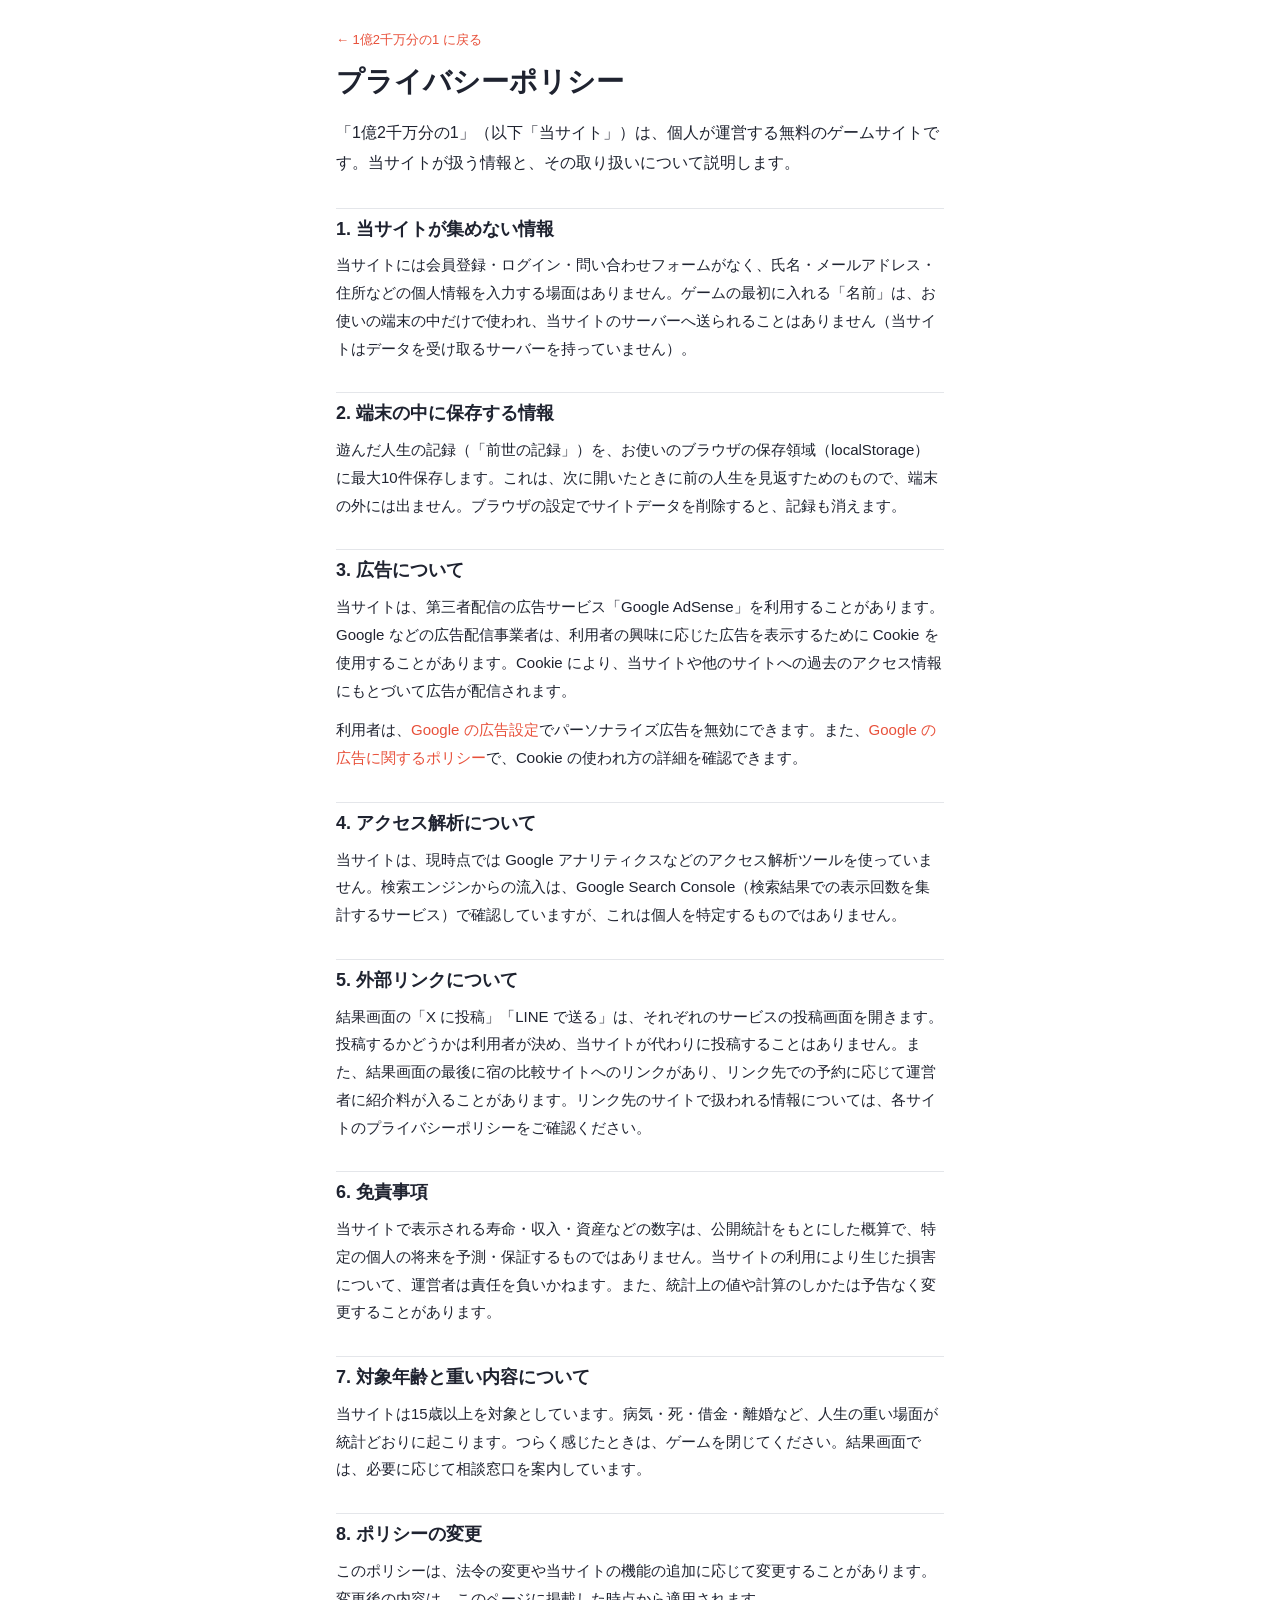
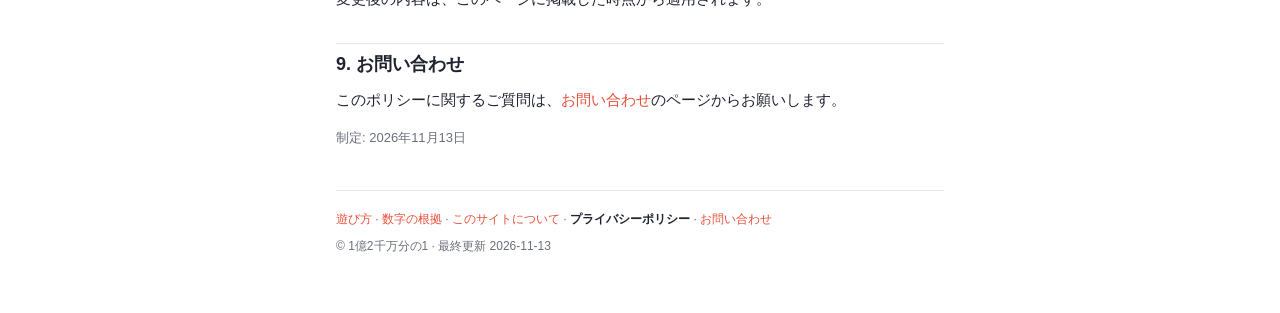
<file: privacy.html>
<!doctype html>
<html lang="ja">
<head>
<meta charset="utf-8">
<meta name="viewport" content="width=device-width, initial-scale=1, viewport-fit=cover">
<title>プライバシーポリシー ― 1億2千万分の1</title>
<meta name="description" content="「1億2千万分の1」のプライバシーポリシー。端末内に保存するデータ、広告（Google AdSense）と Cookie、外部リンク、免責事項について。">
<link rel="canonical" href="https://1in120m.github.io/privacy.html">
<meta property="og:title" content="プライバシーポリシー ― 1億2千万分の1">
<meta property="og:description" content="「1億2千万分の1」のプライバシーポリシー。端末内に保存するデータ、広告（Google AdSense）と Cookie、外部リンク、免責事項について。">
<meta property="og:type" content="article">
<meta property="og:url" content="https://1in120m.github.io/privacy.html">
<meta property="og:image" content="https://1in120m.github.io/og.png">
<meta property="og:site_name" content="1億2千万分の1">
<meta property="og:locale" content="ja_JP">
<meta name="twitter:card" content="summary_large_image">
<meta name="theme-color" content="#ffffff">
<link rel="icon" href="data:image/svg+xml,%3Csvg xmlns='http://www.w3.org/2000/svg' viewBox='0 0 100 100'%3E%3Ccircle cx='50' cy='50' r='40' fill='%23e8503a'/%3E%3C/svg%3E">
<link rel="stylesheet" href="style.css?v=20261113a">
<script async src="https://pagead2.googlesyndication.com/pagead/js/adsbygoogle.js?client=ca-pub-4398716563180788" crossorigin="anonymous"></script>
</head>
<body class="doc-body">
<main class="doc">
  <p class="doc-home"><a href="./">← 1億2千万分の1 に戻る</a></p>
  <h1>プライバシーポリシー</h1>

  <p class="lead">「1億2千万分の1」（以下「当サイト」）は、個人が運営する無料のゲームサイトです。当サイトが扱う情報と、その取り扱いについて説明します。</p>

  <h2>1. 当サイトが集めない情報</h2>
  <p>当サイトには会員登録・ログイン・問い合わせフォームがなく、氏名・メールアドレス・住所などの個人情報を入力する場面はありません。ゲームの最初に入れる「名前」は、お使いの端末の中だけで使われ、当サイトのサーバーへ送られることはありません（当サイトはデータを受け取るサーバーを持っていません）。</p>

  <h2>2. 端末の中に保存する情報</h2>
  <p>遊んだ人生の記録（「前世の記録」）を、お使いのブラウザの保存領域（localStorage）に最大10件保存します。これは、次に開いたときに前の人生を見返すためのもので、端末の外には出ません。ブラウザの設定でサイトデータを削除すると、記録も消えます。</p>

  <h2>3. 広告について</h2>
  <p>当サイトは、第三者配信の広告サービス「Google AdSense」を利用することがあります。Google などの広告配信事業者は、利用者の興味に応じた広告を表示するために Cookie を使用することがあります。Cookie により、当サイトや他のサイトへの過去のアクセス情報にもとづいて広告が配信されます。</p>
  <p>利用者は、<a href="https://adssettings.google.com/" target="_blank" rel="noopener">Google の広告設定</a>でパーソナライズ広告を無効にできます。また、<a href="https://policies.google.com/technologies/ads?hl=ja" target="_blank" rel="noopener">Google の広告に関するポリシー</a>で、Cookie の使われ方の詳細を確認できます。</p>

  <h2>4. アクセス解析について</h2>
  <p>当サイトは、現時点では Google アナリティクスなどのアクセス解析ツールを使っていません。検索エンジンからの流入は、Google Search Console（検索結果での表示回数を集計するサービス）で確認していますが、これは個人を特定するものではありません。</p>

  <h2>5. 外部リンクについて</h2>
  <p>結果画面の「X に投稿」「LINE で送る」は、それぞれのサービスの投稿画面を開きます。投稿するかどうかは利用者が決め、当サイトが代わりに投稿することはありません。また、結果画面の最後に宿の比較サイトへのリンクがあり、リンク先での予約に応じて運営者に紹介料が入ることがあります。リンク先のサイトで扱われる情報については、各サイトのプライバシーポリシーをご確認ください。</p>

  <h2>6. 免責事項</h2>
  <p>当サイトで表示される寿命・収入・資産などの数字は、公開統計をもとにした概算で、特定の個人の将来を予測・保証するものではありません。当サイトの利用により生じた損害について、運営者は責任を負いかねます。また、統計上の値や計算のしかたは予告なく変更することがあります。</p>

  <h2>7. 対象年齢と重い内容について</h2>
  <p>当サイトは15歳以上を対象としています。病気・死・借金・離婚など、人生の重い場面が統計どおりに起こります。つらく感じたときは、ゲームを閉じてください。結果画面では、必要に応じて相談窓口を案内しています。</p>

  <h2>8. ポリシーの変更</h2>
  <p>このポリシーは、法令の変更や当サイトの機能の追加に応じて変更することがあります。変更後の内容は、このページに掲載した時点から適用されます。</p>

  <h2>9. お問い合わせ</h2>
  <p>このポリシーに関するご質問は、<a href="contact.html">お問い合わせ</a>のページからお願いします。</p>

  <p class="doc-date">制定: 2026年11月13日</p>

  <footer class="doc-foot">
    <nav class="doc-nav"><a href="howto.html">遊び方</a> · <a href="data.html">数字の根拠</a> · <a href="about.html">このサイトについて</a> · <b>プライバシーポリシー</b> · <a href="contact.html">お問い合わせ</a></nav>
    <p>© 1億2千万分の1 · 最終更新 2026-11-13</p>
  </footer>
</main>
</body>
</html>
</file>
<file: style.css>
:root{
  --bg:#ffffff; --panel:#f6f7f9; --ink:#1f2330; --mute:#6b6f7a; --line:#e4e6ea;
  --accent:#e8503a; --accent-ink:#fff; --good:#2e8b57; --bad:#c0392b;
  --health:#3aa66b; --happy:#f2a93b; --learn:#4a7bd0; --bond:#c85c9e;
  color-scheme: light;
}
*{box-sizing:border-box}
html,body{margin:0;background:var(--bg);color:var(--ink);font-family:-apple-system,"Hiragino Sans","Hiragino Kaku Gothic ProN","Noto Sans JP","Yu Gothic",sans-serif;line-height:1.6;-webkit-text-size-adjust:100%}
.screen{display:none;min-height:100dvh}
.screen.active{display:flex;flex-direction:column}
.hidden{display:none !important}
button,input{font:inherit}
.btn{display:inline-block;border:0;border-radius:14px;padding:14px 22px;background:var(--panel);color:var(--ink);text-decoration:none;cursor:pointer;border:1px solid var(--line);text-align:center}
.btn-primary{background:var(--accent);color:var(--accent-ink);border-color:var(--accent);font-weight:700}
.btn-big{width:100%;font-size:20px;padding:18px}
.btn-sub{font-size:14px;padding:10px 14px}
.btn:active{transform:translateY(1px)}

/* タイトル */
.title-wrap,.birth-wrap,.result-wrap{max-width:560px;width:100%;margin:0 auto;padding:36px 16px 48px}
.title-eyebrow{color:var(--mute);margin:0 0 4px;font-size:15px}
.title-main{font-size:44px;line-height:1.15;margin:0 0 16px;letter-spacing:.02em}
.title-lead{margin:0 0 28px;font-size:16px}
.field{display:block;margin:0 0 14px}
.field span{display:block;font-size:13px;color:var(--mute);margin-bottom:4px}
.field input{width:100%;padding:12px 14px;border:1px solid var(--line);border-radius:12px;background:var(--panel);color:var(--ink);font-size:16px}
.toggle{display:flex;gap:10px;align-items:flex-start;font-size:14px;margin:0 0 22px;color:var(--mute)}
.toggle input{margin-top:5px}
.title-note{font-size:12px;color:var(--mute);margin:18px 0 0;line-height:1.7}
.past-lives{margin-top:36px;border-top:1px solid var(--line);padding-top:18px}
.past-lives h2{font-size:15px;margin:0 0 8px;color:var(--mute)}
.past-lives ul{list-style:none;margin:0;padding:0}
.past-lives li{padding:8px 0;border-bottom:1px dashed var(--line);font-size:14px}
.past-lives li small{color:var(--mute);display:block}

/* 誕生 */
#screen-birth{justify-content:center;text-align:center}
.birth-eyebrow{color:var(--mute);margin:0;font-size:15px}
.birth-pref{font-size:48px;margin:6px 0 20px;letter-spacing:.04em}
.birth-line{font-size:17px;margin:0 0 10px}
.birth-line.small{font-size:13px;color:var(--mute);margin-bottom:32px}

/* 人生 */
#screen-life{height:100dvh;overflow:hidden}
.life-head{display:flex;justify-content:space-between;align-items:baseline;padding:12px 16px 4px;max-width:720px;width:100%;margin:0 auto}
.life-id{font-size:14px;color:var(--mute)}
.life-id .sep{margin:0 6px}
.life-age{font-size:30px;font-weight:700;line-height:1}
.life-age small{font-size:14px;font-weight:400;margin-left:2px}
.life-year{font-size:13px;color:var(--mute);font-weight:400;margin-left:8px}
.stats-row{display:flex;align-items:center;gap:6px;padding:4px 16px 8px;max-width:720px;width:100%;margin:0 auto;border-bottom:1px solid var(--line)}
.stats{flex:1;display:grid;grid-template-columns:1fr;gap:3px 14px;min-width:0}
@media (min-width:520px){.stats{grid-template-columns:1fr 1fr}}
.radar-box{flex:none;width:120px;height:120px}
.radar-box svg{display:block}
.radar-wrap{display:flex;gap:14px;align-items:center;flex-wrap:wrap}
.radar-text{font-size:14px}
.radar-text p{margin:4px 0}
.stat{display:flex;align-items:center;gap:8px;font-size:12px}
.stat-label{width:52px;color:var(--mute);flex:none}
.bar{flex:1;height:8px;background:var(--line);border-radius:4px;overflow:hidden}
.bar i{display:block;height:100%;width:0;border-radius:4px;transition:width .5s}
#bar-health{background:var(--health)}#bar-happy{background:var(--happy)}#bar-learn{background:var(--learn)}#bar-bond{background:var(--bond)}
.stat b{width:26px;text-align:right;font-variant-numeric:tabular-nums}
.money{grid-column:1/-1;display:flex;align-items:center;gap:6px;font-size:12px;flex-wrap:wrap}
.money .stat-label{width:auto;margin-left:6px}
.money .stat-label:first-child{margin-left:0}
.money b{font-variant-numeric:tabular-nums}
.life-job{color:var(--mute);margin-left:auto}
.log{flex:1;overflow-y:auto;padding:10px 16px 84px;max-width:720px;width:100%;margin:0 auto;scroll-behavior:smooth}
.ev{display:flex;gap:10px;padding:6px 0;font-size:15px;animation:fade .4s}
.ev .age{flex:none;width:34px;color:var(--mute);font-size:12px;padding-top:4px;font-variant-numeric:tabular-nums}
.ev.milestone{font-weight:700}
.ev.good .txt{color:var(--good)}
.ev.bad .txt{color:var(--bad)}
.ev.choice .txt{color:var(--mute);font-style:italic}
.ev.death{font-weight:700;font-size:17px;padding:14px 0}
.year-gap{height:4px}
@keyframes fade{from{opacity:0;transform:translateY(4px)}to{opacity:1;transform:none}}
.decision{flex:none;margin:0 12px 72px;max-width:720px;width:calc(100% - 24px);align-self:center;background:var(--panel);border:1px solid var(--line);border-radius:18px;padding:14px 16px 16px;box-shadow:0 8px 30px rgba(0,0,0,.12);animation:fade .3s;max-height:46dvh;overflow-y:auto}
.decision-age{margin:0;font-size:12px;color:var(--mute)}
.decision-q{margin:4px 0 12px;font-size:17px;font-weight:700}
.decision-opts{display:grid;gap:8px}
.decision-opts .btn{text-align:left;font-size:15px}
.decision-opts .btn small{display:block;color:var(--mute);font-weight:400;font-size:12px}
.controls{position:fixed;left:0;right:0;bottom:0;height:64px;display:flex;align-items:center;gap:6px;padding:0 10px env(safe-area-inset-bottom);background:var(--panel);border-top:1px solid var(--line);max-width:720px;margin:0 auto}
.ctl{border:1px solid var(--line);background:var(--bg);color:var(--ink);border-radius:10px;padding:8px 10px;font-size:13px;cursor:pointer;white-space:nowrap}
.ctl.active{background:var(--ink);color:#fff;border-color:var(--ink)}
#btn-pause{font-size:16px;width:40px;padding:8px 0;flex:none}
.speed{display:flex;gap:4px}
.auto{margin-left:auto;font-size:13px;display:flex;gap:4px;align-items:center;color:var(--mute);white-space:nowrap}

/* 結果 */
.result-eyebrow{color:var(--mute);margin:0}
.result-main{font-size:28px;line-height:1.3;margin:6px 0 10px}
.result-cause{margin:0 0 6px;font-size:15px}
.result-help{font-size:13px;color:var(--mute);border:1px solid var(--line);border-radius:12px;padding:10px 12px;margin:8px 0 0}
#card{width:100%;height:auto;border-radius:16px;margin:18px 0 12px;box-shadow:0 10px 30px rgba(0,0,0,.18)}
.share{display:grid;gap:8px;margin-bottom:18px}
.share-row{display:grid;grid-template-columns:1fr 1fr 1fr;gap:8px}
.ad{min-height:100px;margin:12px 0 18px;text-align:center}
.result-wrap h3{font-size:15px;color:var(--mute);margin:22px 0 8px;border-bottom:1px solid var(--line);padding-bottom:4px}
.result-grid{display:grid;grid-template-columns:1fr 1fr;gap:10px}
.r{background:var(--panel);border:1px solid var(--line);border-radius:12px;padding:10px 12px}
.r span{display:block;font-size:12px;color:var(--mute)}
.r b{font-size:16px}
.lifemap{display:grid;grid-template-columns:repeat(20,1fr);gap:3px}
.lifemap i{display:block;aspect-ratio:1;border-radius:3px;background:var(--happy)}
.lifemap-legend{font-size:12px;color:var(--mute);margin:6px 0 0}
.result-log{font-size:14px;max-height:320px;overflow-y:auto;background:var(--panel);border:1px solid var(--line);border-radius:12px;padding:8px 12px}
.result-log .ev{padding:3px 0;font-size:14px;animation:none}
.exit{margin:26px 0 18px;text-align:center}
.exit-note{font-size:13px;color:var(--mute);margin:0 0 8px}

.share-row.two{grid-template-columns:1fr 1fr}
.movie-note{font-size:13px;color:var(--mute);margin:0 0 10px}
.movie{margin-top:12px;text-align:center}
#movie-canvas{width:100%;max-width:360px;height:auto;border-radius:16px;box-shadow:0 10px 30px rgba(0,0,0,.18);background:#fff}
.movie-status{font-size:13px;color:var(--mute);margin:10px 0}

/* 説明ページ・タイトル画面の説明とフッター（2026-11-13） */
.intro{margin-top:40px;border-top:1px solid var(--line);padding-top:22px;font-size:15px;color:var(--ink)}
.intro h2{font-size:16px;margin:0 0 10px}
.intro p{margin:0 0 12px;line-height:1.8}
.intro-links a,.site-foot a,.doc a{color:var(--accent);text-decoration:none}
.intro-links a:hover,.site-foot a:hover,.doc a:hover{text-decoration:underline}
.site-foot{margin-top:28px;border-top:1px solid var(--line);padding-top:16px;font-size:12px;color:var(--mute);line-height:2}
.site-foot p{margin:4px 0 0}
.doc-body{display:block}
.doc{max-width:640px;width:100%;margin:0 auto;padding:28px 16px 56px;font-size:15px}
.doc h1{font-size:28px;line-height:1.3;margin:6px 0 18px}
.doc h2{font-size:18px;margin:30px 0 8px;padding-top:6px;border-top:1px solid var(--line)}
.doc p,.doc li{line-height:1.85}
.doc p{margin:0 0 12px}
.doc ul{padding-left:1.3em;margin:0 0 12px}
.doc .lead{font-size:16px;color:var(--ink)}
.doc-home{font-size:13px;margin:0}
.doc-table{width:100%;border-collapse:collapse;font-size:14px;margin:6px 0 14px}
.doc-table th,.doc-table td{border:1px solid var(--line);padding:8px 10px;text-align:left;vertical-align:top;line-height:1.6}
.doc-table th{background:var(--panel);font-weight:600;white-space:nowrap}
.doc-table tbody th{width:7em}
.faq dt{font-weight:700;margin-top:12px}
.faq dd{margin:4px 0 0;line-height:1.8}
.doc-date{color:var(--mute);font-size:13px}
.doc-foot{margin-top:40px;border-top:1px solid var(--line);padding-top:16px;font-size:12px;color:var(--mute);line-height:2}
.doc-nav b{color:var(--ink)}
.doc-foot p{margin:4px 0 0}
@media (max-width:480px){.doc-table{display:block;overflow-x:auto}}
</file>
